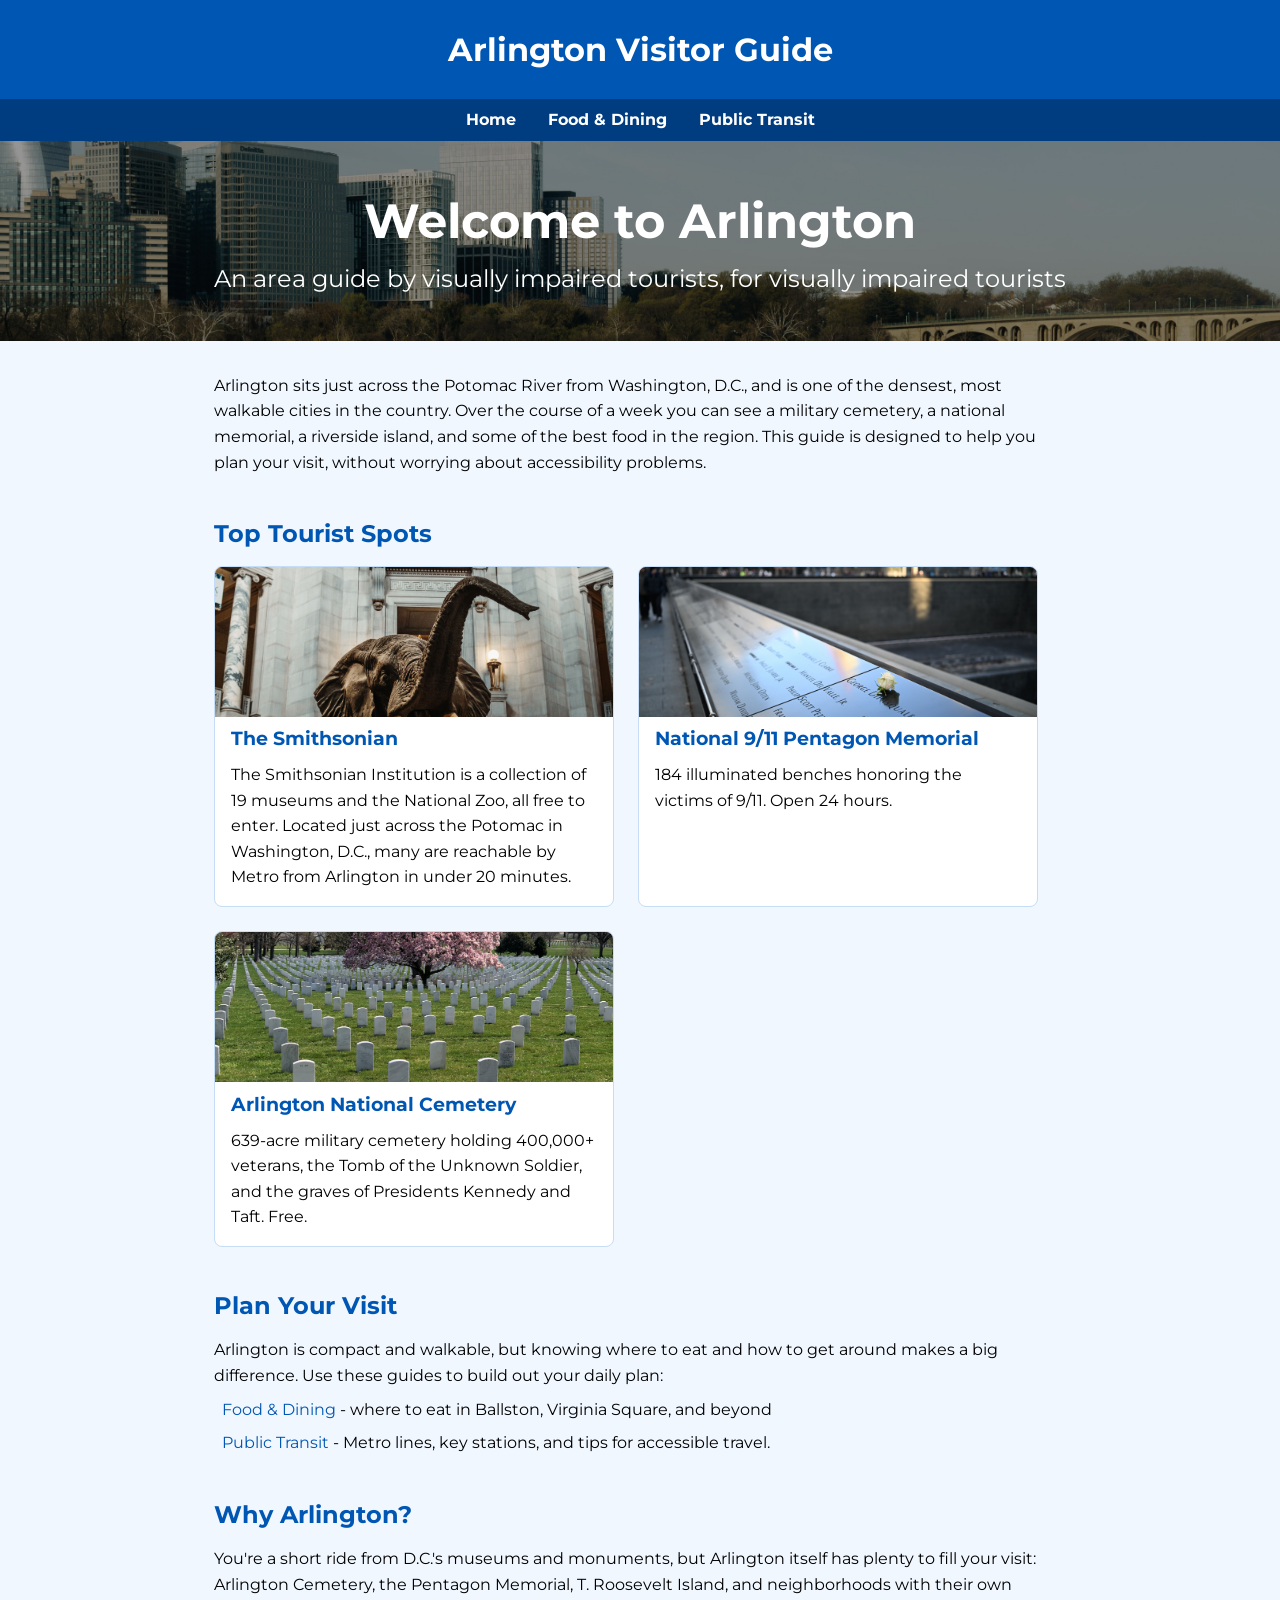
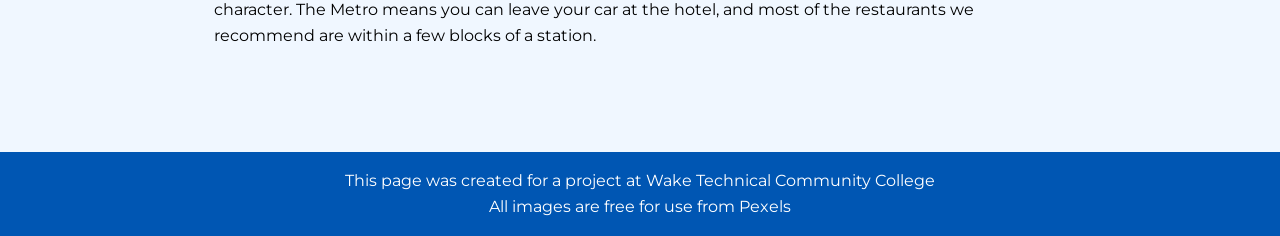
<file: index.html>
<!DOCTYPE html>
<html lang="en-us">
<head>
  <meta charset="UTF-8">
  <meta name="viewport" content="width=device-width, initial-scale=1.0">

  <link rel="stylesheet" href="css/styles.css">
  <link rel="preconnect" href="https://fonts.googleapis.com">
  <link rel="preconnect" href="https://fonts.gstatic.com" crossorigin>
  <link
    href="https://fonts.googleapis.com/css2?family=Montserrat:ital,wght@0,100..900;1,100..900&family=Open+Sans:ital,wght@0,300..800;1,300..800&display=swap"
    rel="stylesheet">

  <title>Home | Arlington Local Guide</title>
</head>

<body>
  <!-- Skip to Main Content Link - First focusable element, lets screen reader users jump past navigation -->
  <a class="skip-link" href="#main-content" >Skip to Main Content</a>
  <header>
    Arlington Visitor Guide
  </header>

  <nav>
    <ul>
      <li><a href="index.html">Home</a></li>
      <li><a href="dining.html">Food & Dining</a></li>
      <li><a href="transit.html">Public Transit</a></li>
    </ul>
  </nav>

  <div class="hero-container">
    <img class="hero-background" src="images/arlington landscape.jpg" alt="">
    <div class="hero-text">
      <h1 id="main-content" tabindex="-1">Welcome to Arlington</h1>
      <p>An area guide by visually impaired tourists, for visually impaired tourists</p>
    </div>
  </div>

  <main>
    <section>
      <p>Arlington sits just across the Potomac River from Washington, D.C., and is one of the densest, most walkable cities in the country. Over the course of a week you can see a military cemetery, a national memorial, a riverside island, and some of the best food in the region. This guide is designed to help you plan  your visit, without worrying about accessibility problems.</p>
    </section>

    <section>
      <h2>Top Tourist Spots</h2>
      <div class="card-grid">
        <div class="card">
          <img src="images/smithsonian.jpg" alt="">
          <h3><a href="https://www.si.edu/" target="_blank">The Smithsonian</a></h3>
          <p>The Smithsonian Institution is a collection of 19 museums and the National Zoo, all free to enter. Located just across the Potomac in Washington, D.C., many are reachable by Metro from Arlington in under 20 minutes.</p>
        </div>

        <div class="card">
          <img src="images/pentagon memorial.jpg" alt="">
          <h3><a href="https://pentagonmemorial.org/" target="_blank">National 9/11 Pentagon Memorial</a></h3>
          <p>184 illuminated benches honoring the victims of 9/11. Open 24 hours.</p>
        </div>

        <div class="card">
          <img src="images/arlington cemetery.jpg" alt="">
          <h3><a href="https://www.arlingtoncemetery.mil/" target="_blank">Arlington National Cemetery</a></h3>
          <p>639-acre military cemetery holding 400,000+ veterans, the Tomb of the Unknown Soldier, and the graves of Presidents Kennedy and Taft. Free.</p>
        </div>
      </div>
    </section>

    <section>
      <h2>Plan Your Visit</h2>
      <p>Arlington is compact and walkable, but knowing where to eat and how to get around makes a big difference. Use these guides to build out your daily plan:</p>
      <ul>
        <li><a href="dining.html">Food & Dining</a> - where to eat in Ballston, Virginia Square, and beyond</li>
        <li><a href="transit.html">Public Transit</a> - Metro lines, key stations, and tips for accessible travel.</li>
      </ul>
    </section>

    <section>
      <h2>Why Arlington?</h2>
      <p>You're a short ride from D.C.'s museums and monuments, but Arlington itself has plenty to fill your visit: Arlington Cemetery, the Pentagon Memorial, T. Roosevelt Island, and neighborhoods with their own character. The Metro means you can leave your car at the hotel, and most of the restaurants we recommend are within a few blocks of a station.</p>
    </section>
  </main>

  <footer>
    <p>This page was created for a project at Wake Technical Community College</p>
    <p>All images are free for use from <a href="https://www.pexels.com/" target="_blank">Pexels</a></p>
  </footer>
</body>
</html>
</file>
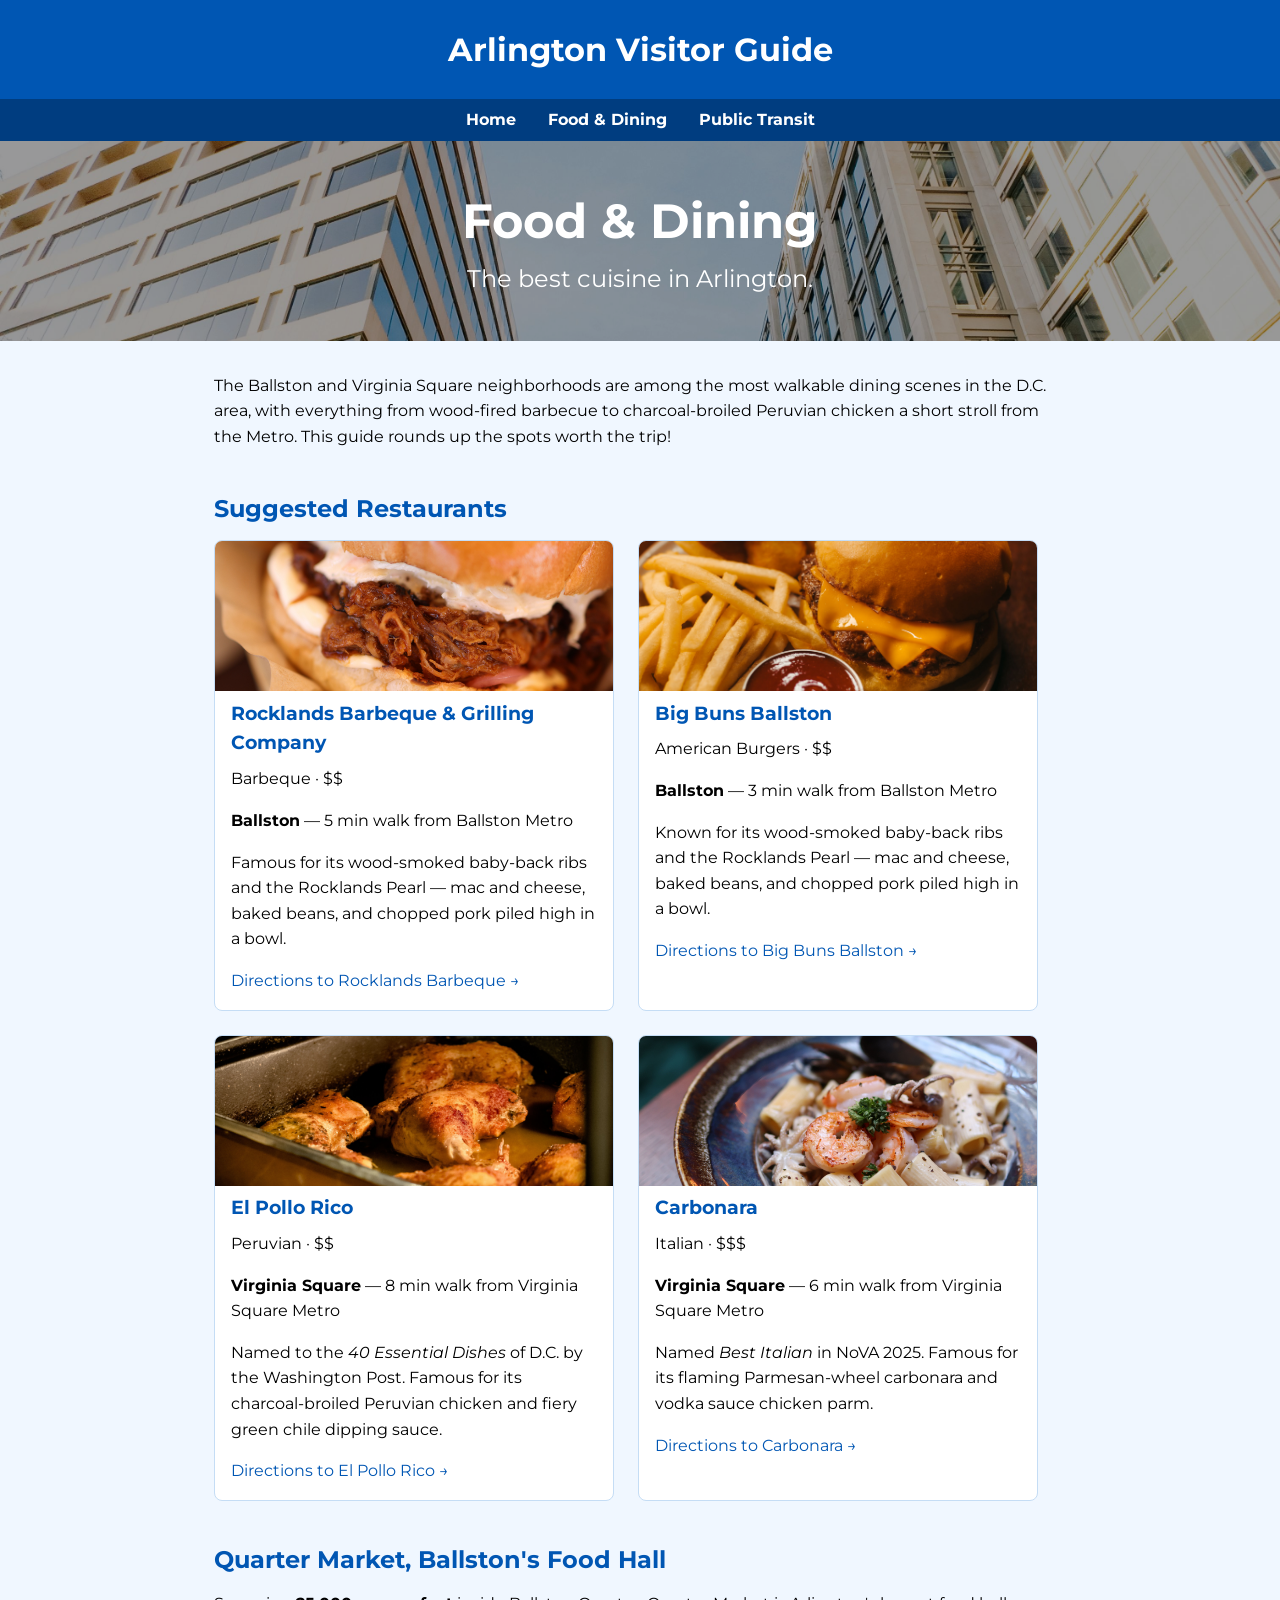
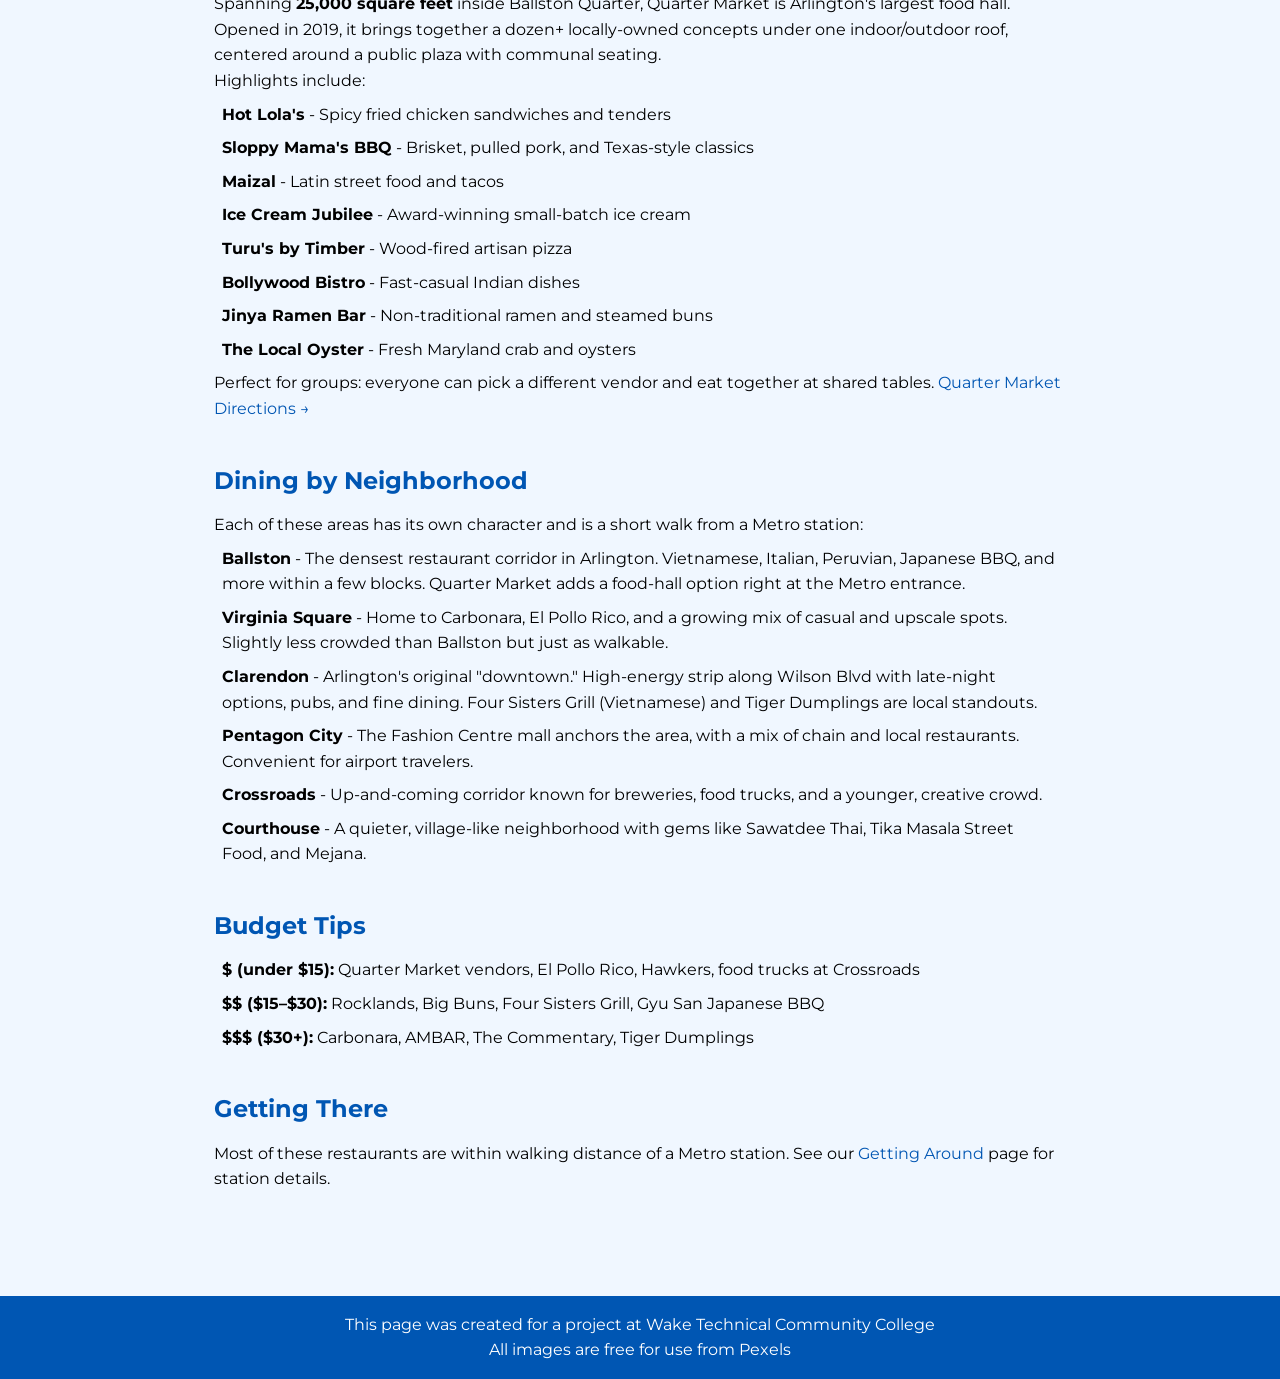
<file: dining.html>
<!DOCTYPE html>
<html lang="en-us">
<head>
  <meta charset="UTF-8">
  <meta name="viewport" content="width=device-width, initial-scale=1.0">

  <link rel="stylesheet" href="css/styles.css">
  <link rel="preconnect" href="https://fonts.googleapis.com">
  <link rel="preconnect" href="https://fonts.gstatic.com" crossorigin>
  <link
    href="https://fonts.googleapis.com/css2?family=Montserrat:ital,wght@0,100..900;1,100..900&family=Open+Sans:ital,wght@0,300..800;1,300..800&display=swap"
    rel="stylesheet">

  <title>Food & Dining | Arlington Local Guide</title>
</head>

<body>
  <a href="#main-content" class="skip-link">Skip to Main Content</a>
  <header>
    Arlington Visitor Guide
  </header>

  <nav>
    <ul>
      <li><a href="index.html">Home</a></li>
      <li><a href="dining.html">Food & Dining</a></li>
      <li><a href="transit.html">Public Transit</a></li>
    </ul>
  </nav>

  <div class="hero-container">
    <img class="hero-background" src="images/streetview.jpg" alt="">
    <div class="hero-text">
      <h1 id="main-content" tabindex="-1">Food & Dining</h1>
      <p>The best cuisine in Arlington.</p>
    </div>
  </div>

  <main>
    <section>
      <p>The Ballston and Virginia Square neighborhoods are among the most walkable dining scenes in the D.C. area, with everything from wood-fired barbecue to charcoal-broiled Peruvian chicken a short stroll from the Metro. This guide
      rounds up the spots worth the trip!</p>
    </section>



    <section>
      <h2>Suggested Restaurants</h2>
      <div class="card-grid">
        <div class="card">
          <img src="images/rocklands.jpg" alt="" class="card-img">
          <h3><a href="https://rocklands.com/" target="_blank">Rocklands Barbeque & Grilling Company</a></h3>
          <p>Barbeque · $$</p>
          <p><strong>Ballston</strong> — 5 min walk from Ballston Metro</p>
          <p>Famous for its wood-smoked baby-back ribs and the Rocklands Pearl — mac and cheese, baked beans, and chopped pork piled high in a bowl.</p>
          <p><a href="https://maps.google.com/?q=Rocklands+Ballston" target="_blank">Directions to Rocklands Barbeque →</a></p>
        </div>
    
        <div class="card">
          <img src="images/bigbuns.jpg" alt="" class="card-img">
          <h3><a href="https://www.eatbigbuns.com/ballston" target="_blank">Big Buns Ballston</a></h3>
          <p>American Burgers · $$</p>
          <p><strong>Ballston</strong> — 3 min walk from Ballston Metro</p>
          <p>Known for its wood-smoked baby-back ribs and the Rocklands Pearl — mac and cheese, baked beans, and chopped pork piled high in a bowl.</p>
          <p><a href="https://maps.google.com/?q=Big+Buns+Ballston" target="_blank">Directions to Big Buns Ballston →</a></p>
        </div>
    
        <div class="card">
          <img src="images/elpollorico.jpg" alt="" class="card-img">
          <h3><a href="https://elpollorico.com/locations/arlington/" target="_blank">El Pollo Rico</a></h3>
          <p>Peruvian · $$</p>
          <p><strong>Virginia Square</strong> — 8 min walk from Virginia Square Metro</p>
          <p>Named to the <em>40 Essential Dishes</em> of D.C. by the Washington Post. Famous for its charcoal-broiled Peruvian chicken and fiery green chile dipping sauce.</p>
          <p><a href="https://maps.google.com/?q=El+Pollo+Rico+Arlington" target="_blank">Directions to El Pollo Rico →</a></p>
        </div>

        <div class="card">
          <img src="images/carbonara.jpg" alt="" class="card-img">
          <h3><a href="https://www.carbonara.com/" target="_blank">Carbonara</a></h3>
          <p>Italian · $$$</p>
          <p><strong>Virginia Square</strong> — 6 min walk from Virginia Square Metro</p>
          <p>Named <em>Best Italian</em> in NoVA 2025. Famous for its flaming Parmesan-wheel carbonara and vodka sauce chicken parm.</p>
          <p><a href="https://maps.google.com/?q=Carbonara+Arlington" target="_blank">Directions to Carbonara →</a></p>
        </div>
      </div>
    </section>

    <section>
      <h2>Quarter Market, Ballston's Food Hall</h2>
      <p>Spanning <strong>25,000 square feet</strong> inside Ballston Quarter,
        Quarter Market is Arlington's largest food hall. Opened in 2019, it brings
        together a dozen+ locally-owned concepts under one indoor/outdoor roof,
        centered around a public plaza with communal seating.</p>
      <p>Highlights include:</p>
      <ul>
        <li><strong>Hot Lola's</strong> - Spicy fried chicken sandwiches and tenders</li>
        <li><strong>Sloppy Mama's BBQ</strong> - Brisket, pulled pork, and Texas-style classics</li>
        <li><strong>Maizal</strong> - Latin street food and tacos</li>
        <li><strong>Ice Cream Jubilee</strong> - Award-winning small-batch ice cream</li>
        <li><strong>Turu's by Timber</strong> - Wood-fired artisan pizza</li>
        <li><strong>Bollywood Bistro</strong> - Fast-casual Indian dishes</li>
        <li><strong>Jinya Ramen Bar</strong> - Non-traditional ramen and steamed buns</li>
        <li><strong>The Local Oyster</strong> - Fresh Maryland crab and oysters</li>
      </ul>
      <p>Perfect for groups: everyone can pick a different vendor and eat together
        at shared tables. <a href="https://maps.google.com/?q=Quarter+Market+Ballston" target="_blank">Quarter Market Directions →</a></p>
    </section>

    <section>
      <h2>Dining by Neighborhood</h2>
      <p>Each of these areas has its own character and is a short walk from a Metro station:</p>
      <ul>
        <li>
          <strong>Ballston</strong> - The densest restaurant corridor in Arlington.
          Vietnamese, Italian, Peruvian, Japanese BBQ, and more within a few blocks.
          Quarter Market adds a food-hall option right at the Metro entrance.
        </li>
        <li>
          <strong>Virginia Square</strong> - Home to Carbonara, El Pollo Rico,
          and a growing mix of casual and upscale spots. Slightly less crowded
          than Ballston but just as walkable.
        </li>
        <li>
          <strong>Clarendon</strong> - Arlington's original "downtown." High-energy
          strip along Wilson Blvd with late-night options, pubs, and fine dining.
          Four Sisters Grill (Vietnamese) and Tiger Dumplings are local standouts.
        </li>
        <li>
          <strong>Pentagon City</strong> - The Fashion Centre mall anchors the area,
          with a mix of chain and local restaurants. Convenient for airport travelers.
        </li>
        <li>
          <strong>Crossroads</strong> - Up-and-coming corridor known for breweries,
          food trucks, and a younger, creative crowd.
        </li>
        <li>
          <strong>Courthouse</strong> - A quieter, village-like neighborhood with
          gems like Sawatdee Thai, Tika Masala Street Food, and Mejana.
        </li>
      </ul>
    </section>

    <section>
      <h2>Budget Tips</h2>
      <ul>
        <li><strong>$ (under $15):</strong> Quarter Market vendors, El Pollo Rico, Hawkers, food trucks at Crossroads
        </li>
        <li><strong>$$ ($15–$30):</strong> Rocklands, Big Buns, Four Sisters Grill, Gyu San Japanese BBQ</li>
        <li><strong>$$$ ($30+):</strong> Carbonara, AMBAR, The Commentary, Tiger Dumplings</li>
      </ul>
    </section>

    <section>
      <h2>Getting There</h2>
      <p>Most of these restaurants are within walking distance of a Metro station.
        See our <a href="transit.html">Getting Around</a> page for station details.</p>
    </section>
  </main>

  <footer>
    <p>This page was created for a project at Wake Technical Community College</p>
    <p>All images are free for use from <a href="https://www.pexels.com/" target="_blank">Pexels</a></p>
  </footer>
</body>
</html>
</file>
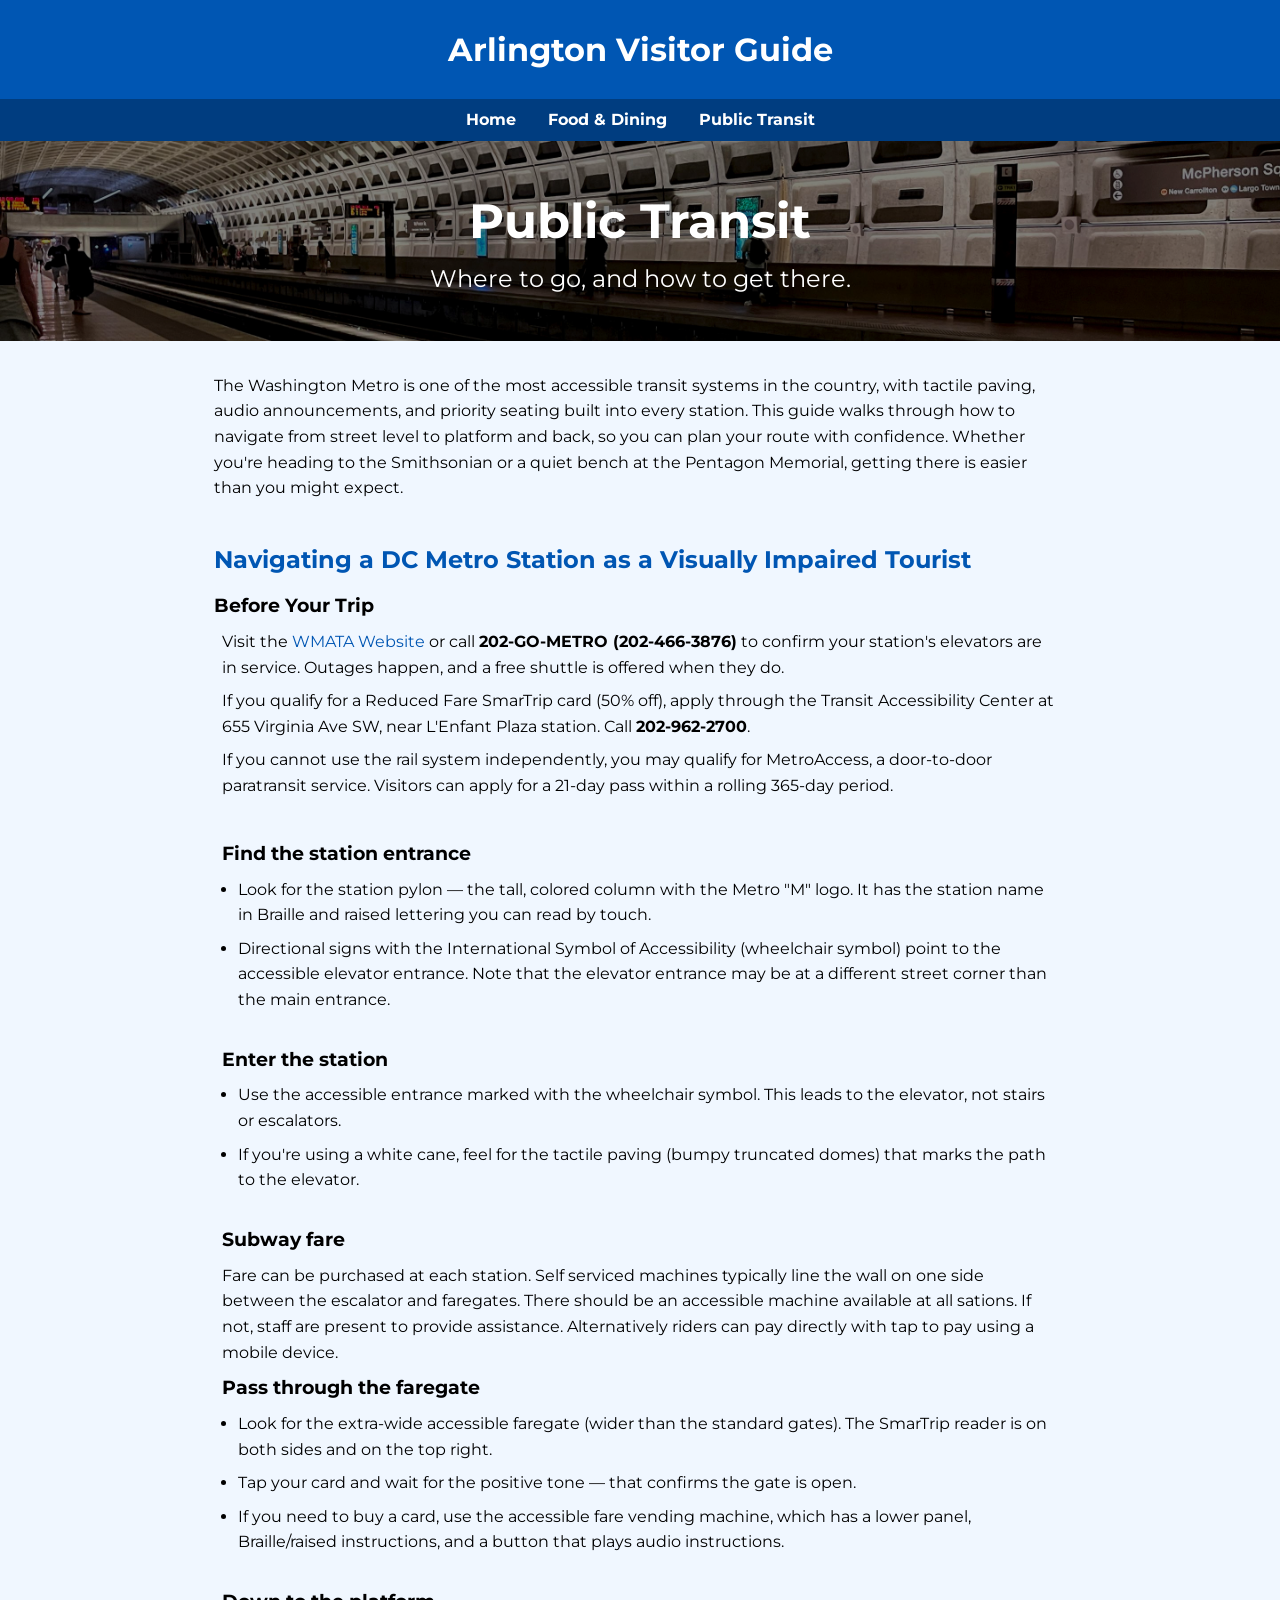
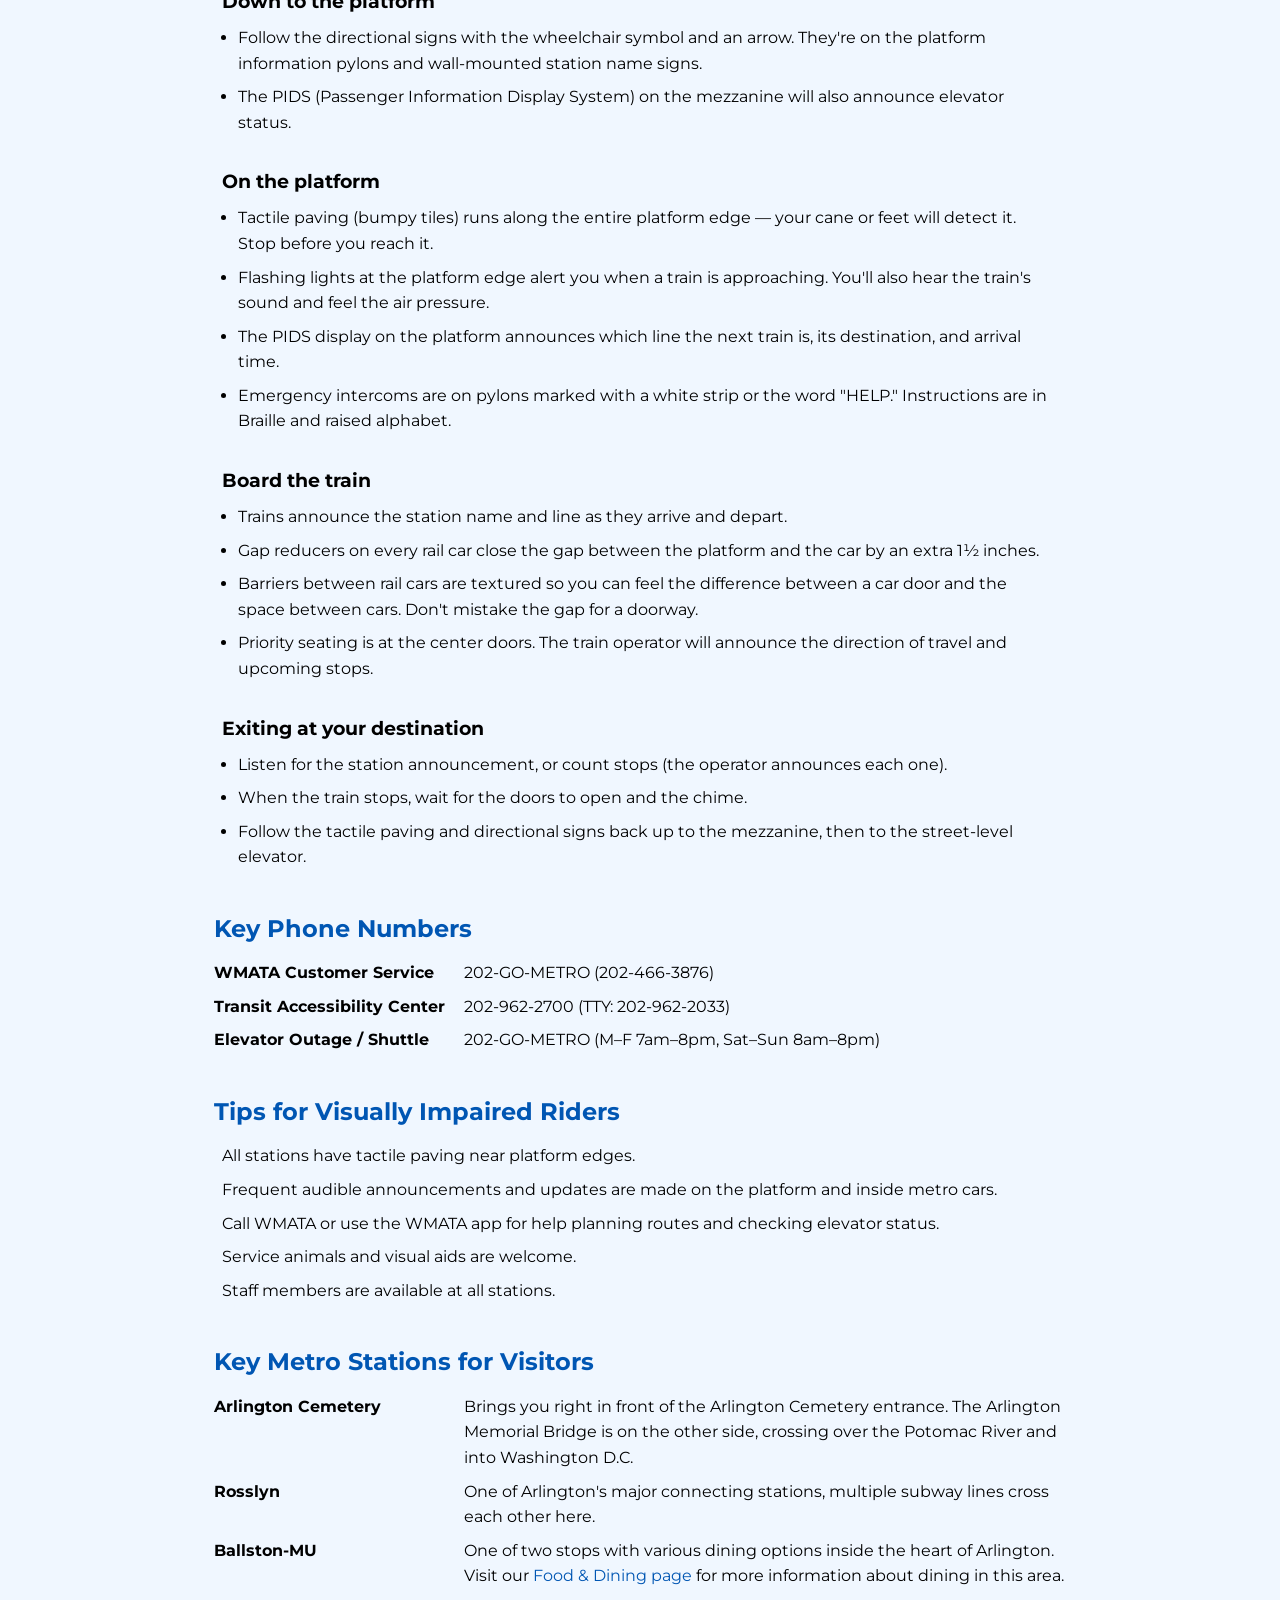
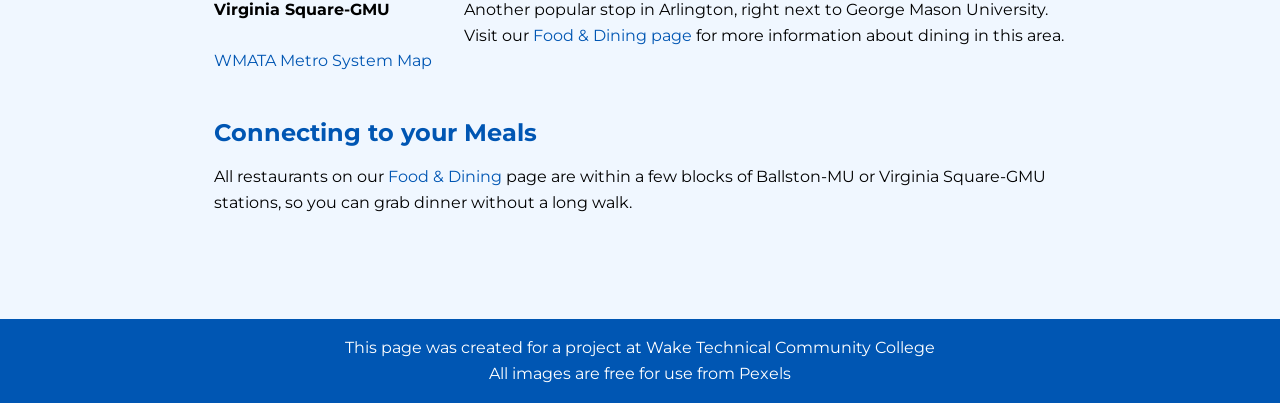
<file: transit.html>
<!DOCTYPE html>
<html lang="en-us">
<head>
  <meta charset="UTF-8">
  <meta name="viewport" content="width=device-width, initial-scale=1.0">

  <link rel="stylesheet" href="css/styles.css">
  <link rel="preconnect" href="https://fonts.googleapis.com">
  <link rel="preconnect" href="https://fonts.gstatic.com" crossorigin>
  <link
    href="https://fonts.googleapis.com/css2?family=Montserrat:ital,wght@0,100..900;1,100..900&family=Open+Sans:ital,wght@0,300..800;1,300..800&display=swap"
    rel="stylesheet">
  
  <title>Public Transit | Arlington Local Guide</title>
</head>

<body>
  <!-- Skip to Main Content Link - First focusable element, lets screen reader users jump past navigation -->
  <a href="#main-content" class="skip-link">Skip to Main Content</a>
  <header>
    Arlington Visitor Guide
  </header>

  <nav>
    <ul>
      <li><a href="index.html">Home</a></li>
      <li><a href="dining.html">Food & Dining</a></li>
      <li><a href="transit.html">Public Transit</a></li>
    </ul>
  </nav>

  <div class="hero-container">
    <img class="hero-background" src="images/metro.jpg" alt="">
    <div class="hero-text">
      <h1 id="main-content" tabindex="-1">Public Transit</h1>
      <p>Where to go, and how to get there.</p>
    </div>
  </div>

  <main>
    <section>
      <p>The Washington Metro is one of the most accessible transit systems in the country, with tactile paving, audio announcements, and priority seating built into every station. This guide walks through how to navigate from street level to platform and back, so you can plan your route with confidence. Whether you're heading to the Smithsonian or a quiet bench at the Pentagon Memorial, getting there is easier than you might expect.</p>
    </section>

    <section>
      <h2>Navigating a DC Metro Station as a Visually Impaired Tourist</h2>
      <h3>Before Your Trip</h3>
      <ul>
        <li>Visit the <a href="https://www.wmata.com/ride/elevators-escalators/status.html" target="_blank">WMATA Website</a> or call <strong>202-GO-METRO (202-466-3876)</strong> to confirm your station's elevators are in service. Outages happen, and a free shuttle is offered when they do.</li>
        <li>If you qualify for a Reduced Fare SmarTrip card (50% off), apply through the Transit Accessibility Center at 655 Virginia Ave SW, near L'Enfant Plaza station. Call <strong>202-962-2700</strong>.</li>
        <li>If you cannot use the rail system independently, you may qualify for MetroAccess, a door-to-door paratransit service. Visitors can apply for a 21-day pass within a rolling 365-day period.</li>
      </ul>
    </section>

    <section class="metro-navigation">
      <ol>
        <li>
          <h3>Find the station entrance</h3>
          <ul>
            <li>Look for the station pylon — the tall, colored column with the Metro "M" logo. It has the station name in Braille and  raised lettering you can read by touch.</li>
            <li>Directional signs with the International Symbol of Accessibility (wheelchair symbol) point to the accessible elevator entrance. Note that the elevator entrance may be at a different street corner than the main entrance.</li>
          </ul>
        </li>

        <li>
          <h3>Enter the station</h3>
          <ul>
            <li>Use the accessible entrance marked with the wheelchair symbol. This leads to the elevator, not stairs or escalators.</li>
            <li>If you're using a white cane, feel for the tactile paving (bumpy truncated domes) that marks the path to the elevator.</li>
          </ul>
        </li>

        <li>
          <h3>Subway fare</h3>
          <p>Fare can be purchased at each station. Self serviced machines typically line the wall on one side between the escalator and faregates. There should be an accessible machine available at all sations. If not, staff are present to provide assistance. Alternatively riders can pay directly with tap to pay using a mobile device.</p>
        </li>

        <li>
          <h3>Pass through the faregate</h3>
          <ul>
            <li>Look for the extra-wide accessible faregate (wider than the standard gates). The SmarTrip reader is on both sides and on the top right.</li>
            <li>Tap your card and wait for the positive tone — that confirms the gate is open.</li>
            <li>If you need to buy a card, use the accessible fare vending machine, which has a lower panel, Braille/raised instructions, and a button that plays audio instructions.</li>
          </ul>
        </li>

        <li>
          <h3>Down to the platform</h3>
          <ul>
            <li>Follow the directional signs with the wheelchair symbol and an arrow. They're on the platform information pylons and wall-mounted station name signs.</li>
            <li>The PIDS (Passenger Information Display System) on the mezzanine will also announce elevator status.</li>
          </ul>
        </li>

        <li>
          <h3>On the platform</h3>
          <ul>
            <li>Tactile paving (bumpy tiles) runs along the entire platform edge — your cane or feet will detect it. Stop before you reach it.</li>
            <li>Flashing lights at the platform edge alert you when a train is approaching. You'll also hear the train's sound and feel the air pressure.</li>
            <li>The PIDS display on the platform announces which line the next train is, its destination, and arrival time.</li>
            <li>Emergency intercoms are on pylons marked with a white strip or the word "HELP." Instructions are in Braille and raised alphabet.</li>
          </ul>
        </li>

        <li>
          <h3>Board the train</h3>
          <ul>
            <li>Trains announce the station name and line as they arrive and depart.</li>
            <li>Gap reducers on every rail car close the gap between the platform and the car by an extra 1½ inches.</li>
            <li>Barriers between rail cars are textured so you can feel the difference between a car door and the space between cars. Don't mistake the gap for a doorway.</li>
            <li>Priority seating is at the center doors. The train operator will announce the direction of travel and upcoming stops.</li>
          </ul>
        </li>

        <li>
          <h3>Exiting at your destination</h3>
          <ul>
            <li>Listen for the station announcement, or count stops (the operator announces each one).</li>
            <li>When the train stops, wait for the doors to open and the chime.</li>
            <li>Follow the tactile paving and directional signs back up to the mezzanine, then to the street-level elevator.</li>
          </ul>
        </li>
      </ol>
    </section>

    <section>
      <h2>Key Phone Numbers</h2>
      <dl class="dl-wide">
        <div class="dl-row">
          <dt>WMATA Customer Service</dt>
          <dd>202-GO-METRO (202-466-3876)</dd>
        </div>
        <div class="dl-row">
          <dt>Transit Accessibility Center</dt>
          <dd>202-962-2700 (TTY: 202-962-2033)</dd>
        </div>
        <div class="dl-row">
          <dt>Elevator Outage / Shuttle</dt>
          <dd>202-GO-METRO (M–F 7am–8pm, Sat–Sun 8am–8pm)</dd>
        </div>
      </dl>
    </section>

    <section>
      <h2>Tips for Visually Impaired Riders</h2>
      <ul>
        <li>All stations have tactile paving near platform edges.</li>
        <li>Frequent audible announcements and updates are made on the platform and inside metro cars.</li>
        <li>Call WMATA or use the WMATA app for help planning routes and checking elevator status.</li>
        <li>Service animals and visual aids are welcome.</li>
        <li>Staff members are available at all stations.</li>
      </ul>
    </section>

    <section>
      <h2>Key Metro Stations for Visitors</h2>
      <dl>
        <div class="dl-row">
          <dt>Arlington Cemetery</dt>
          <dd>Brings you right in front of the Arlington Cemetery entrance. The Arlington Memorial Bridge is on the other side, crossing over the Potomac River and into Washington D.C.</dd>
        </div>
        <div class="dl-row">
          <dt>Rosslyn</dt>
          <dd>One of Arlington's major connecting stations, multiple subway lines cross each other here.</dd>
        </div>
        <div class="dl-row">
          <dt>Ballston-MU</dt>
          <dd>One of two stops with various dining options inside the heart of Arlington. Visit our <a href="dining.html">Food & Dining page</a> for more information about dining in this area.</dd>
        </div>
        <div class="dl-row">
          <dt>Virginia Square-GMU</dt>
          <dd>Another popular stop in Arlington, right next to George Mason University. Visit our <a href="dining.html">Food & Dining page</a> for more information about dining in this area.</dd>
        </div>
      </dl>
      <a href="https://www.wmata.com/ride/maps.html" target="_blank">WMATA Metro System Map</a>
    </section>

    <section>
      <h2>Connecting to your Meals</h2>
      <p>All restaurants on our <a href="dining.html">Food & Dining</a> page are within a few blocks of Ballston-MU or Virginia Square-GMU stations, so you can grab dinner without a long walk.</p>
    </section>
  </main>

  <footer>
    <p>This page was created for a project at Wake Technical Community College</p>
    <p>All images are free for use from <a href="https://www.pexels.com/" target="_blank">Pexels</a></p>
  </footer>

</body>
</html>
</file>
<file: css/styles.css>
/* Reset & Base */
* {
  margin: 0;
  padding: 0;
  box-sizing: border-box;
}

body {
  font-family: Montserrat;
  color: #000;
  background-color: #f0f7ff;
  line-height: 1.6;
}

/* Skip Link */
.skip-link {
  position: absolute;
  top: -50px;
  left: 0;
  background: #f0f7ff;
  color: #003d80;
  padding: 10px 16px;
  text-decoration: none;
  z-index: 100;
}

.skip-link:focus {
  top: 0;
}

/* Header */
header {
  font-size: 2rem;
  font-weight: bold;
  background-color: #0056b3;
  color: #fff;
  padding: 1.5rem 2rem;
  text-align: center;
}

/* Navigation */
nav {
  position: sticky;
  background-color: #003d80;
  padding: 0.5rem 2rem;
  top: 0;
  z-index: 100;
}

nav ul {
  list-style: none;
  display: flex;
  justify-content: center;
  gap: 2rem;
}

nav a {
  color: #fff;
  text-decoration: none;
  font-weight: bold;
}

nav a:hover,
nav a:focus {
  text-decoration: underline;
}

/* Main */
main {
  max-width: 900px;
  margin: 0 auto;
  padding: 2rem 1.5rem;
}

section {
  margin-bottom: 2.5rem;

  /* Not sure if nesting like this is ideal but it's one solution to the problem of separating which lists I want changed (everything but nav) */
  li {
    list-style: none;
    margin: 0.5rem;
  }
}

h2 {
  color: #0056b3;
  margin-bottom: 0.75rem;
}

h3 {
  margin-bottom: 0.5rem;
}

dl {
  display: flex;
  flex-direction: column;
  gap: 0.5rem;
}

.dl-row {
  display: flex;
}

dt {
  flex: 0 0 250px;
  font-weight: bold;
}

dd {
  flex: 1;
  margin: 0;
}

/* Home Page Hero Heading */
.hero-container {
  position: relative;
  height: 200px;
  overflow: hidden;
}

.hero-background {
  width: 100%;
  height: 100%;
  object-fit: cover;
  object-position: center 30%;
  filter: brightness(60%);
}

.hero-text {
  color: white;
  position: absolute;
  width: 80%;
  text-align: center;
  top: 50%;
  left: 50%;
  transform: translate(-50%, -50%);
  z-index: 10;
  h1 {font-size: 3rem;}
  p {font-size: 1.5rem;}
}

/* Cards / Flexbox */
.card-grid {
  display: flex;
  flex-wrap: wrap;
  gap: 1.5rem;
}

.card img {
  width: 100%;
  height: 150px;
  object-fit: cover;
}

.card {
  flex: 0 1 400px;
  background-color: #fff;
  border: 1px solid #c5ddf5;
  border-radius: 8px;
  overflow: hidden;
  h3 {padding: 0 16px;}
  p {padding: 0 16px 16px;}
}

/* METRO navigation, subway and bus */
.metro-navigation ul {
  margin-bottom: 2rem;
  li {
    list-style: disc;
    margin-left: 1rem;
  }
}

/* Links */
a {
  color: #0056b3;
  text-decoration: none;
}

a:hover,
a:focus {
  text-decoration: underline;
}

/* Footer */
footer {
  background-color: #0056b3;
  color: #fff;
  text-align: center;
  padding: 1rem;
  margin-top: 2rem;
}

footer a {
  color: #fff;
  text-decoration: none;
}

/*
  Media Queries
  Mobile Devices
*/
@media (max-width: 768px) {
  header {
    padding: 1rem;
    font-size: 1.5rem;
  }

  nav {
    padding: 0.5rem 1rem;
   
    ul {
      gap: 1rem;
      align-items: center;
    }
    a {
      white-space: nowrap;
    }
  }

  .hero-text {
    h1 {
      font-size: 2rem;
    }
    p {
      font-size: 1.15rem;
    }
  }

  dt {
    flex: 0 0 35%;
  }

  main {
    padding: 1.5rem 1rem;
  }
}
</file>
